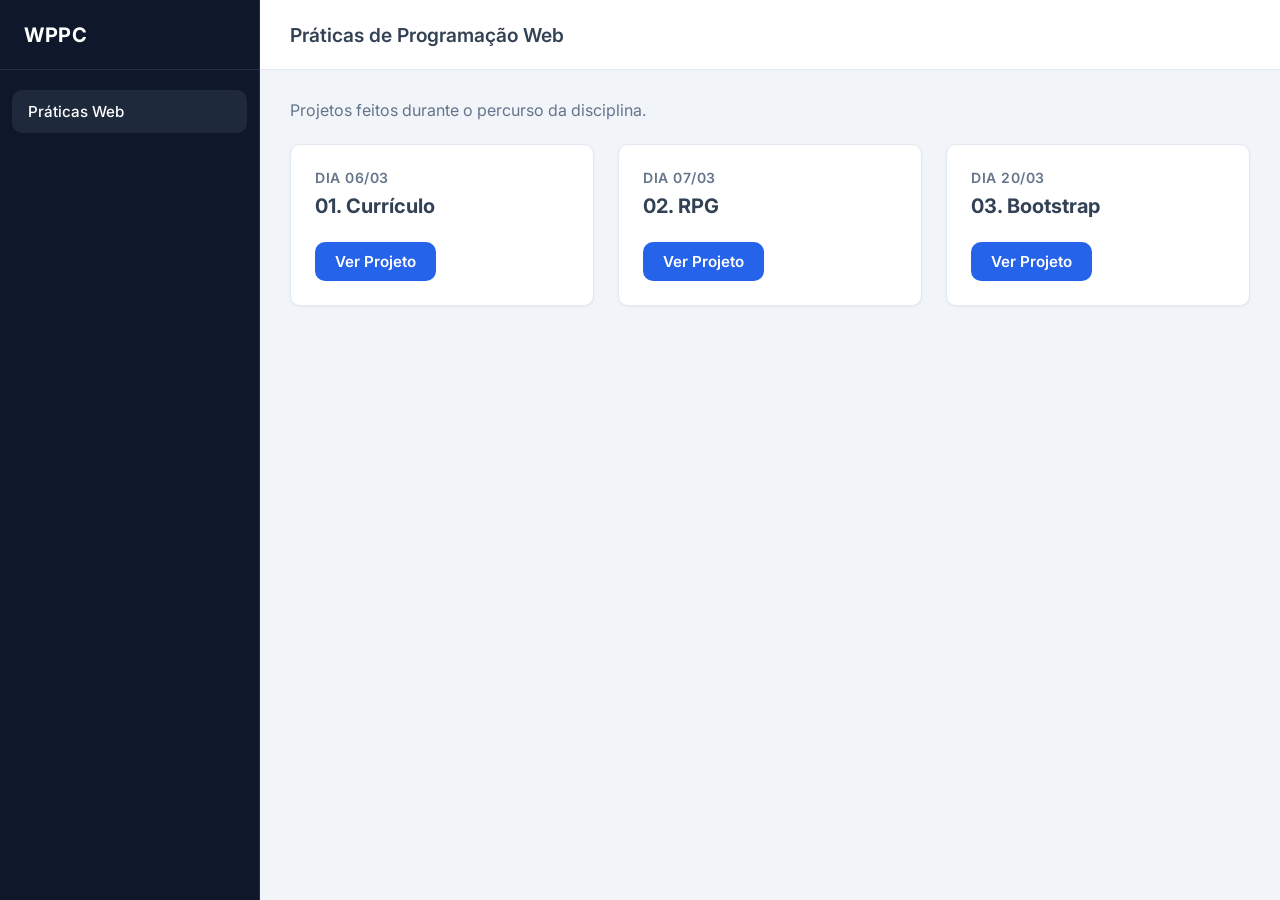
<file: index.html>
<!DOCTYPE html>
<html lang="pt-br">
<head>
    <meta charset="UTF-8">
    <meta name="viewport" content="width=device-width, initial-scale=1.0">
    <title>Landing Page</title>
    <link rel="icon" href="https://cdn-icons-png.flaticon.com/512/5537/5537993.png" type="image/x-icon">
    <link rel="stylesheet" href="style.css">
    <link href="https://fonts.googleapis.com/css2?family=Inter:wght@400;500;600;700&display=swap" rel="stylesheet">
</head>
<body>

    <aside class="sidebar">
        <div class="sidebar-header">
            WPPC
        </div>
        <nav class="sidebar-nav">
            <a href="#" class="nav-item active">Práticas Web</a>
        </nav>
    </aside>

    <main class="main-content">
        
        <header class="topbar">
            <div class="topbar-title">Práticas de Programação Web</div>
        </header>

        <div class="dashboard-container">
            <p style="margin-bottom: 24px; color: var(--text-muted);">
                Projetos feitos durante o percurso da disciplina.
            </p>

            <section id="projects-grid" class="dashboard-grid">
                
                <article class="card">
                    <h3 class="card-title">Dia 06/03</h3>
                    <div class="card-value" style="font-size: 1.25rem;">01. Currículo</div>
                    
                    <div style="margin-top: auto; padding-top: 16px;">
                        <a href="./Resume/index.html" class="btn">Ver Projeto</a>
                    </div>
                </article>

                <article class="card">
                    <h3 class="card-title">Dia 07/03</h3>
                    <div class="card-value" style="font-size: 1.25rem;">02. RPG</div>
                    
                    <div style="margin-top: auto; padding-top: 16px;">
                        <a href="./RPG/index.html" class="btn">Ver Projeto</a>
                    </div>
                </article>

                <article class="card">
                    <h3 class="card-title">Dia 20/03</h3>
                    <div class="card-value" style="font-size: 1.25rem;">03. Bootstrap</div>
                    
                    <div style="margin-top: auto; padding-top: 16px;">
                        <a href="./BootstrapSample/index.html" class="btn">Ver Projeto</a>
                    </div>
                </article>

            </section>
        </div>

    </main>

</body>
</html>
</file>
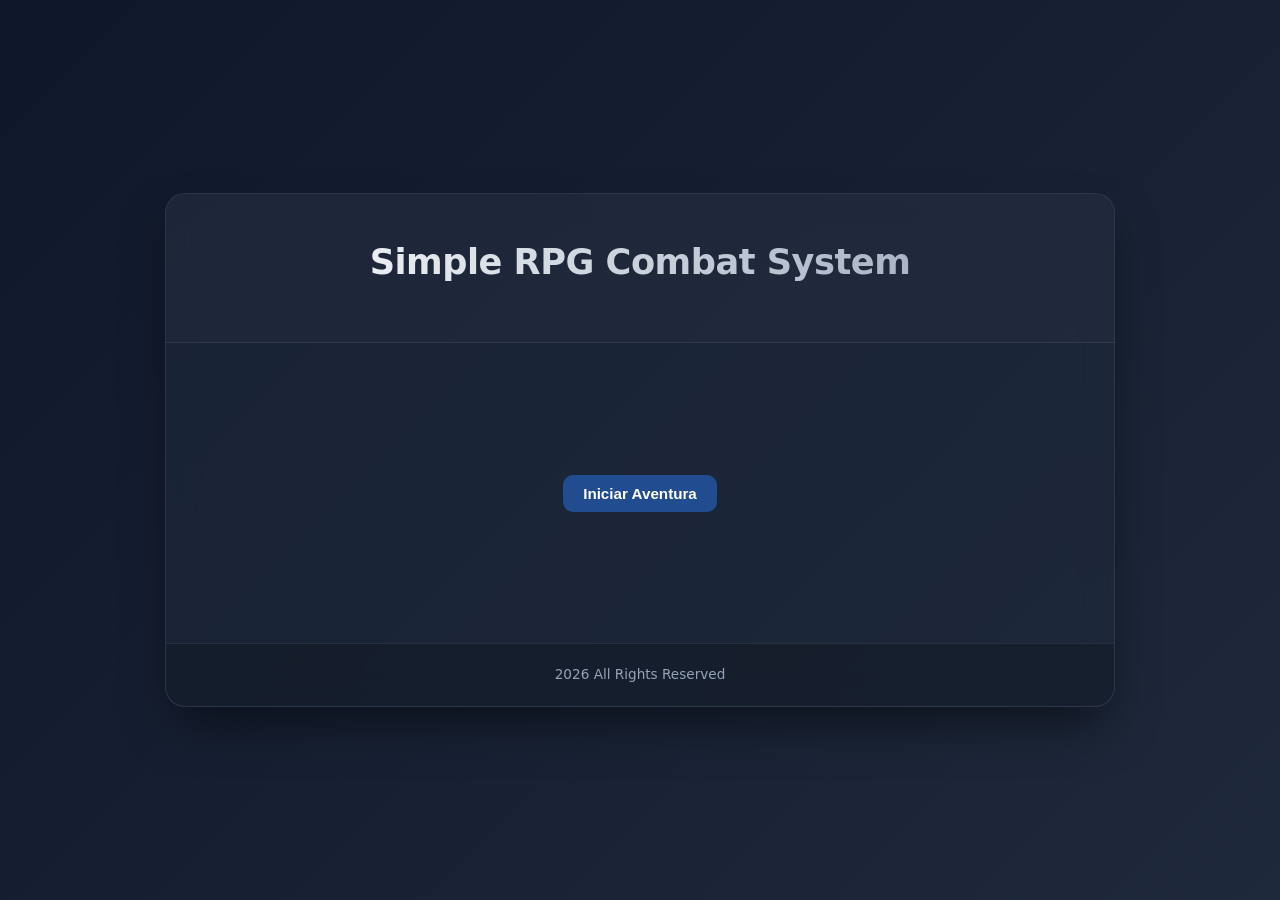
<file: RPG/index.html>
<!DOCTYPE html>
<html lang="en">

<head>
    <meta charset="UTF-8">
    <meta name="viewport" content="width=device-width, initial-scale=1.0">
    <title>RPG combat system</title>
    <link rel="icon" href="https://cdn-icons-png.flaticon.com/512/1643/1643160.png" type="image/x-icon">
    <link rel="stylesheet" href="style.css">
    <script src="script.js" defer></script>
</head>

<body>
    <main id="content">
        <header class="header">
            <h1>Simple RPG Combat System</h1>
        </header>
        <section class="body">
            <div class="container">
                <div id="canva" onload="state()"></div>
            </div>
        </section>
        <footer class="footer">
            2026 All Rights Reserved
        </div>
    </main>
</body>

</html>
</file>
<file: style.css>
/* =========================================
   VARIÁVEIS DE DASHBOARD
   ========================================= */
:root {
    --primary: #2563eb;
    --primary-hover: #1d4ed8;
    --sidebar-bg: #0f172a;       /* Fundo da barra lateral */
    --sidebar-hover: #1e293b;    /* Hover nos links da barra lateral */
    --bg-main: #f1f5f9;          /* Fundo da área de conteúdo (cinza bem clarinho) */
    --card-bg: #ffffff;
    --text-main: #334155;
    --text-muted: #64748b;
    --border-color: #e2e8f0;
    
    --sidebar-width: 260px;
    --radius-md: 10px;
    --transition: 0.2s ease-in-out;
}

/* =========================================
   RESET & TIPOGRAFIA
   ========================================= */
* {
    margin: 0;
    padding: 0;
    box-sizing: border-box;
}

body {
    font-family: 'Inter', system-ui, -apple-system, sans-serif;
    color: var(--text-main);
    background-color: var(--bg-main);
    -webkit-font-smoothing: antialiased;
    
    /* Layout principal do Dashboard: Sidebar + Conteúdo */
    display: grid;
    grid-template-columns: var(--sidebar-width) 1fr;
    height: 100vh;
    overflow: hidden; /* Trava a rolagem da página inteira */
}

/* =========================================
   BARRA LATERAL (SIDEBAR)
   ========================================= */
.sidebar {
    background-color: var(--sidebar-bg);
    color: white;
    display: flex;
    flex-direction: column;
    border-right: 1px solid rgba(255,255,255,0.1);
}

.sidebar-header {
    height: 70px;
    display: flex;
    align-items: center;
    padding: 0 24px;
    border-bottom: 1px solid rgba(255,255,255,0.1);
    font-size: 1.25rem;
    font-weight: 700;
    letter-spacing: 0.5px;
}

.sidebar-nav {
    padding: 20px 12px;
    display: flex;
    flex-direction: column;
    gap: 8px;
}

.nav-item {
    padding: 12px 16px;
    color: #cbd5e1;
    text-decoration: none;
    border-radius: var(--radius-md);
    font-size: 0.95rem;
    font-weight: 500;
    transition: background-color var(--transition), color var(--transition);
}

.nav-item:hover, .nav-item.active {
    background-color: var(--sidebar-hover);
    color: white;
}

/* =========================================
   ÁREA PRINCIPAL (MAIN CONTENT)
   ========================================= */
.main-content {
    display: flex;
    flex-direction: column;
    height: 100vh;
    overflow-y: auto; /* A rolagem acontece SÓ aqui dentro agora */
}

/* Barra superior utilitária */
.topbar {
    height: 70px;
    min-height: 70px;
    background-color: var(--card-bg);
    border-bottom: 1px solid var(--border-color);
    display: flex;
    align-items: center;
    justify-content: space-between;
    padding: 0 30px;
    position: sticky;
    top: 0;
    z-index: 10;
}

.topbar-title {
    font-size: 1.2rem;
    font-weight: 600;
}

/* Container que segura os cards */
.dashboard-container {
    padding: 30px;
    flex: 1;
}

/* Grid para os cards de métricas (KPIS) */
.dashboard-grid {
    display: grid;
    grid-template-columns: repeat(auto-fit, minmax(250px, 1fr));
    gap: 24px;
    margin-bottom: 30px;
}

/* =========================================
   CARDS DO DASHBOARD
   ========================================= */
.card {
    background: var(--card-bg);
    border-radius: var(--radius-md);
    border: 1px solid var(--border-color);
    box-shadow: 0 1px 3px rgba(0, 0, 0, 0.05); /* Sombra bem sutil, padrão de sistemas web */
    padding: 24px;
    display: flex;
    flex-direction: column;
    transition: box-shadow var(--transition);
}

.card:hover {
    box-shadow: 0 4px 6px -1px rgba(0, 0, 0, 0.1), 0 2px 4px -1px rgba(0, 0, 0, 0.06);
}

/* Estilo para focar nos números */
.card-title {
    font-size: 0.875rem;
    color: var(--text-muted);
    text-transform: uppercase;
    letter-spacing: 0.5px;
    font-weight: 600;
    margin-bottom: 8px;
}

.card-value {
    font-size: 2rem;
    font-weight: 700;
    color: var(--text-main);
    margin-bottom: 8px;
}

/* Area para tabelas ou gráficos maiores */
.card-large {
    grid-column: 1 / -1; /* Ocupa a linha inteira do grid */
    min-height: 300px;
}

/* =========================================
   BOTÕES & INTERAÇÕES
   ========================================= */
.btn {
    display: inline-flex;
    align-items: center;
    justify-content: center;
    padding: 10px 20px;
    background-color: var(--primary);
    color: white;
    text-decoration: none;
    border-radius: var(--radius-md);
    font-weight: 600;
    font-size: 0.95rem;
    transition: background-color var(--transition), transform 0.1s ease;
    border: none;
    cursor: pointer;
}

/* Quando passa o mouse por cima */
.btn:hover {
    background-color: var(--primary-hover);
}

/* Quando clica de fato (O efeito de afundar) */
.btn:active {
    transform: scale(0.98); 
}

/* Acessibilidade para navegação por teclado */
.btn:focus-visible {
    outline: 2px solid var(--primary);
    outline-offset: 4px;
}
</file>
<file: RPG/style.css>
:root {
    --bg-gradient: linear-gradient(135deg, #0f172a 0%, #1e293b 100%);

    --glass-bg: rgba(30, 41, 59, 0.65);
    --glass-border: rgba(255, 255, 255, 0.08);
    --glass-shadow: 0 25px 50px -12px rgba(0, 0, 0, 0.5);

    --primary: #224c90;
    --primary-hover: #1d4ed8;
    --primary-glow: rgba(59, 130, 246, 0.4);
    --radius-md: 10px;

    --text-main: #f8fafc;
    --text-muted: #94a3b8;

    --radius-lg: 20px;
    --radius-sm: 8px;
    --transition: 0.3s cubic-bezier(0.4, 0, 0.2, 1);
}

* {
    box-sizing: border-box;
    margin: 0;
    padding: 0;
}

body {
    font-family: 'Inter', system-ui, sans-serif;
    background: var(--bg-gradient);
    color: var(--text-main);
    line-height: 1.6;

    display: flex;
    justify-content: center;
    align-items: center;
    min-height: 100vh;
    padding: 40px 20px;
    -webkit-font-smoothing: antialiased;
}

#content {
    background: var(--glass-bg);
    backdrop-filter: blur(16px);
    -webkit-backdrop-filter: blur(16px);
    border: 1px solid var(--glass-border);
    box-shadow: var(--glass-shadow);

    width: 100%;
    max-width: 950px;
    border-radius: var(--radius-lg);
    overflow: hidden;
}

.header {
    padding: 40px 30px;
    text-align: center;
    border-bottom: 1px solid var(--glass-border);
    background: rgba(255, 255, 255, 0.02);
}

.header h1 {
    font-size: 2.2rem;
    font-weight: 800;
    margin-bottom: 12px;
    background: linear-gradient(to right, #fff, #94a3b8);
    -webkit-background-clip: text;
    -webkit-text-fill-color: transparent;
    letter-spacing: -0.5px;
}

.body {
    height: 300px;
}

.footer {
    background: rgba(0, 0, 0, 0.2);
    text-align: center;
    padding: 20px;
    font-size: 0.85rem;
    color: var(--text-muted);
    border-top: 1px solid var(--glass-border);
}

.container {
    display: flex;
    flex-direction: column;
    justify-content: center;
    align-items: center;
    min-width: 100%;
    min-height: 100%;
}

p {
    width: fit-content;
}

#canva {}

button {
    display: inline-flex;
    align-items: center;
    justify-content: center;
    padding: 10px 20px;
    background-color: var(--primary);
    color: white;
    text-decoration: none;
    border-radius: var(--radius-md);
    font-weight: 600;
    font-size: 0.95rem;
    transition: background-color var(--transition), transform 0.1s ease;
    border: none;
    cursor: pointer;
}

button:hover {
    background-color: var(--primary-hover);
}

/* Quando clica de fato (O efeito de afundar) */
button:active {
    transform: scale(0.98);
}

/* Acessibilidade para navegação por teclado */
button:focus-visible {
    outline: 2px solid var(--primary);
    outline-offset: 4px;
}
</file>
